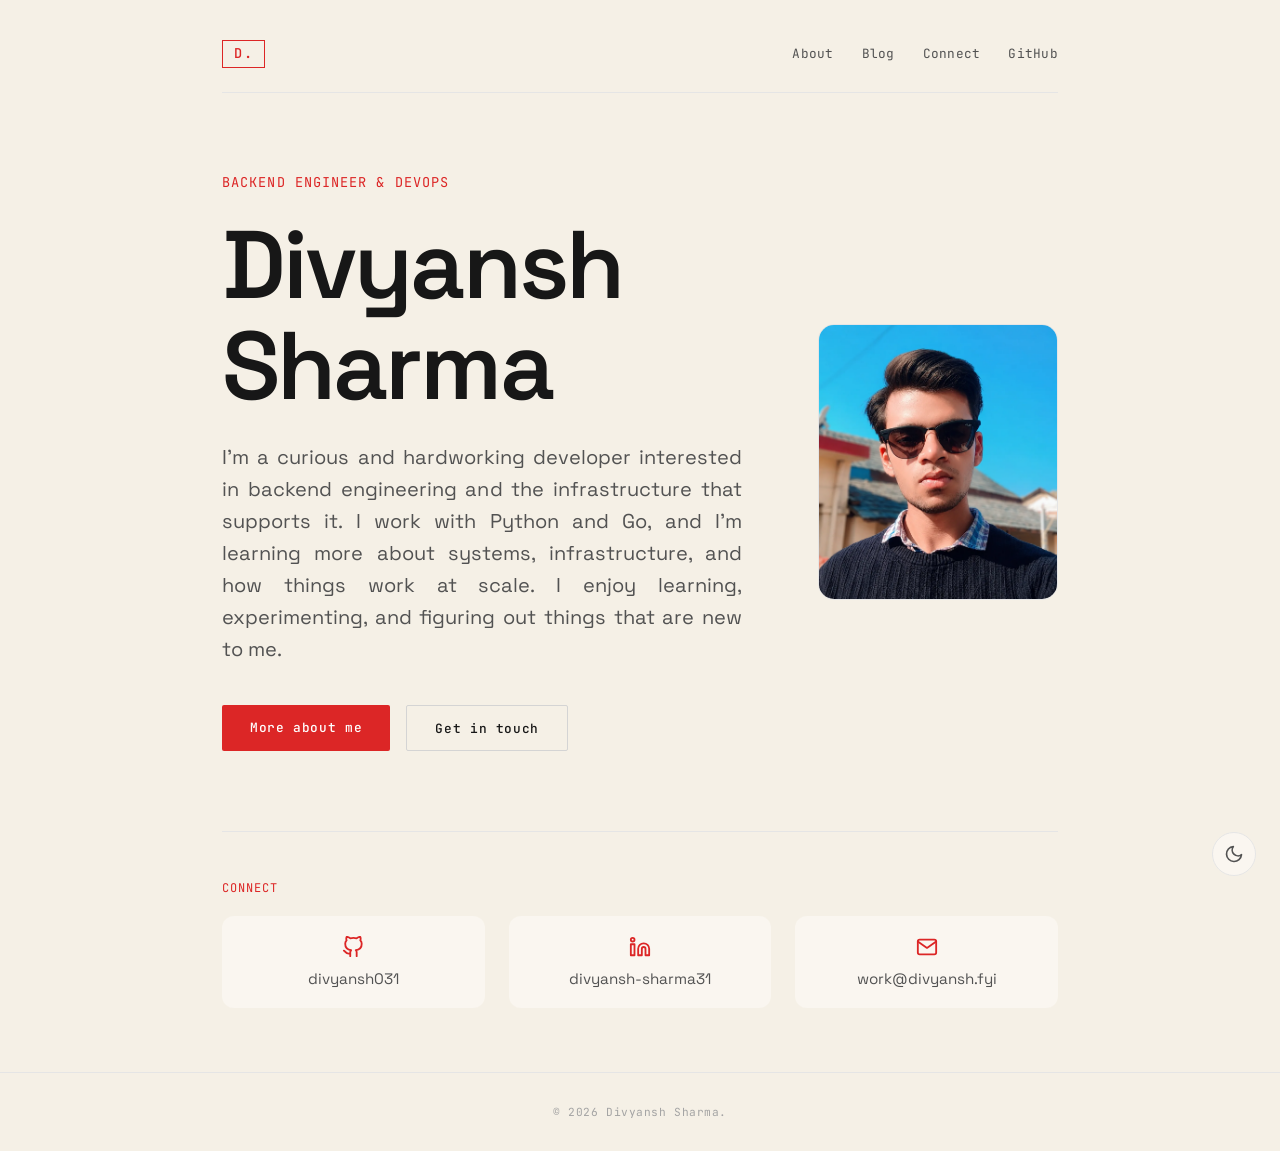
<file: index.html>
<!DOCTYPE html>
<html lang="en">
<head>
    <meta charset="UTF-8">
    <meta name="viewport" content="width=device-width, initial-scale=1.0">
    <title>Divyansh Sharma</title>
    <link rel="icon" type="image/png" href="favicon.png">
    <link rel="preconnect" href="https://fonts.googleapis.com">
    <link rel="preconnect" href="https://fonts.gstatic.com" crossorigin>
    <link href="https://fonts.googleapis.com/css2?family=Space+Grotesk:wght@300;400;500;600;700&family=JetBrains+Mono:wght@300;400;500&display=swap" rel="stylesheet">
    <link rel="stylesheet" href="style.css">
    <script>
    (function() {
        const h = document.documentElement;
        const s = localStorage.getItem('theme');
        const d = window.matchMedia('(prefers-color-scheme: dark)').matches;
        function apply(t) { h.setAttribute('data-theme', t); localStorage.setItem('theme', t); }
        s ? apply(s) : d ? apply('dark') : apply('light');
    })();
    </script>
</head>
<body>
    <div class="page-wrapper">
        <button class="theme-toggle" aria-label="Toggle theme">
            <svg class="theme-icon-sun" xmlns="http://www.w3.org/2000/svg" width="20" height="20" viewBox="0 0 24 24" fill="none" stroke="currentColor" stroke-width="2" stroke-linecap="round" stroke-linejoin="round"><circle cx="12" cy="12" r="5"></circle><line x1="12" y1="1" x2="12" y2="3"></line><line x1="12" y1="21" x2="12" y2="23"></line><line x1="4.22" y1="4.22" x2="5.64" y2="5.64"></line><line x1="18.36" y1="18.36" x2="19.78" y2="19.78"></line><line x1="1" y1="12" x2="3" y2="12"></line><line x1="21" y1="12" x2="23" y2="12"></line><line x1="4.22" y1="19.78" x2="5.64" y2="18.36"></line><line x1="18.36" y1="5.64" x2="19.78" y2="4.22"></line></svg>
            <svg class="theme-icon-moon" xmlns="http://www.w3.org/2000/svg" width="20" height="20" viewBox="0 0 24 24" fill="none" stroke="currentColor" stroke-width="2" stroke-linecap="round" stroke-linejoin="round"><path d="M21 12.79A9 9 0 1 1 11.21 3 7 7 0 0 0 21 12.79z"></path></svg>
        </button>

        <main class="container">
            <header class="site-header">
                <a href="/" class="logo-link">
                    <span class="logo">D.</span>
                </a>
                <nav class="header-nav">
                    <a href="/about-me/">About</a>
                    <a href="/blog/">Blog</a>
                    <a href="#connect">Connect</a>
                    <a href="https://github.com/divyansh031" target="_blank" rel="noopener">GitHub</a>
                </nav>
            </header>

            <section class="hero">
                <div class="hero-main">
                    <p class="hero-label">Backend Engineer & DevOps</p>
                    <h1 class="hero-name">Divyansh<br>Sharma</h1>
                    <p class="hero-desc">
                        I'm a curious and hardworking developer interested in backend engineering and the infrastructure that supports it. I work with Python and Go, and I'm learning more about systems, infrastructure, and how things work at scale. I enjoy learning, experimenting, and figuring out things that are new to me.
                    </p>
                    <div class="hero-cta">
                        <a href="/about-me/" class="btn-primary">More about me</a>
                        <a href="mailto:work@divyansh.fyi" class="btn-secondary">Get in touch</a>
                    </div>
                </div>
                <div class="photo-card">
                    <div class="photo-frame">
                        <img src="photo.webp" alt="Divyansh Sharma">
                    </div>
                </div>
            </section>

            <section class="connect" id="connect">
                <span class="section-label">Connect</span>
                <div class="connect-links">
                    <a href="https://github.com/divyansh031" target="_blank" rel="noopener">
                        <svg class="connect-icon" xmlns="http://www.w3.org/2000/svg" width="22" height="22" viewBox="0 0 24 24" fill="none" stroke="currentColor" stroke-width="2" stroke-linecap="round" stroke-linejoin="round"><path d="M9 19c-5 1.5-5-2.5-7-3m14 6v-3.87a3.37 3.37 0 0 0-.94-2.61c3.14-.35 6.44-1.54 6.44-7A5.44 5.44 0 0 0 20 4.77 5.07 5.07 0 0 0 19.91 1S18.73.65 16 2.48a13.38 13.38 0 0 0-7 0C6.27.65 5.09 1 5.09 1A5.07 5.07 0 0 0 5 4.77a5.44 5.44 0 0 0-1.5 3.78c0 5.42 3.3 6.61 6.44 7A3.37 3.37 0 0 0 9 18.13V22"></path></svg>
                        <span class="connect-handle">divyansh031</span>
                    </a>
                    <a href="https://linkedin.com/in/divyansh-sharma31" target="_blank" rel="noopener">
                        <svg class="connect-icon" xmlns="http://www.w3.org/2000/svg" width="22" height="22" viewBox="0 0 24 24" fill="none" stroke="currentColor" stroke-width="2" stroke-linecap="round" stroke-linejoin="round"><path d="M16 8a6 6 0 0 1 6 6v7h-4v-7a2 2 0 0 0-2-2 2 2 0 0 0-2 2v7h-4v-7a6 6 0 0 1 6-6z"></path><rect x="2" y="9" width="4" height="12"></rect><circle cx="4" cy="4" r="2"></circle></svg>
                        <span class="connect-handle">divyansh-sharma31</span>
                    </a>
                    <a href="mailto:work@divyansh.fyi">
                        <svg class="connect-icon" xmlns="http://www.w3.org/2000/svg" width="22" height="22" viewBox="0 0 24 24" fill="none" stroke="currentColor" stroke-width="2" stroke-linecap="round" stroke-linejoin="round"><path d="M4 4h16c1.1 0 2 .9 2 2v12c0 1.1-.9 2-2 2H4c-1.1 0-2-.9-2-2V6c0-1.1.9-2 2-2z"></path><polyline points="22,6 12,13 2,6"></polyline></svg>
                        <span class="connect-handle">work@divyansh.fyi</span>
                    </a>
                </div>
            </section>
        </main>

        <footer class="footer">
            <p>© 2026 Divyansh Sharma.</p>
        </footer>
    </div>

    <script>
    (function() {
        const h = document.documentElement;
        const b = document.querySelector('.theme-toggle');
        b.addEventListener('click', () => {
            const t = h.getAttribute('data-theme') === 'dark' ? 'light' : 'dark';
            h.setAttribute('data-theme', t);
            localStorage.setItem('theme', t);
        });
    })();
    </script>
</body>
</html>
</file>
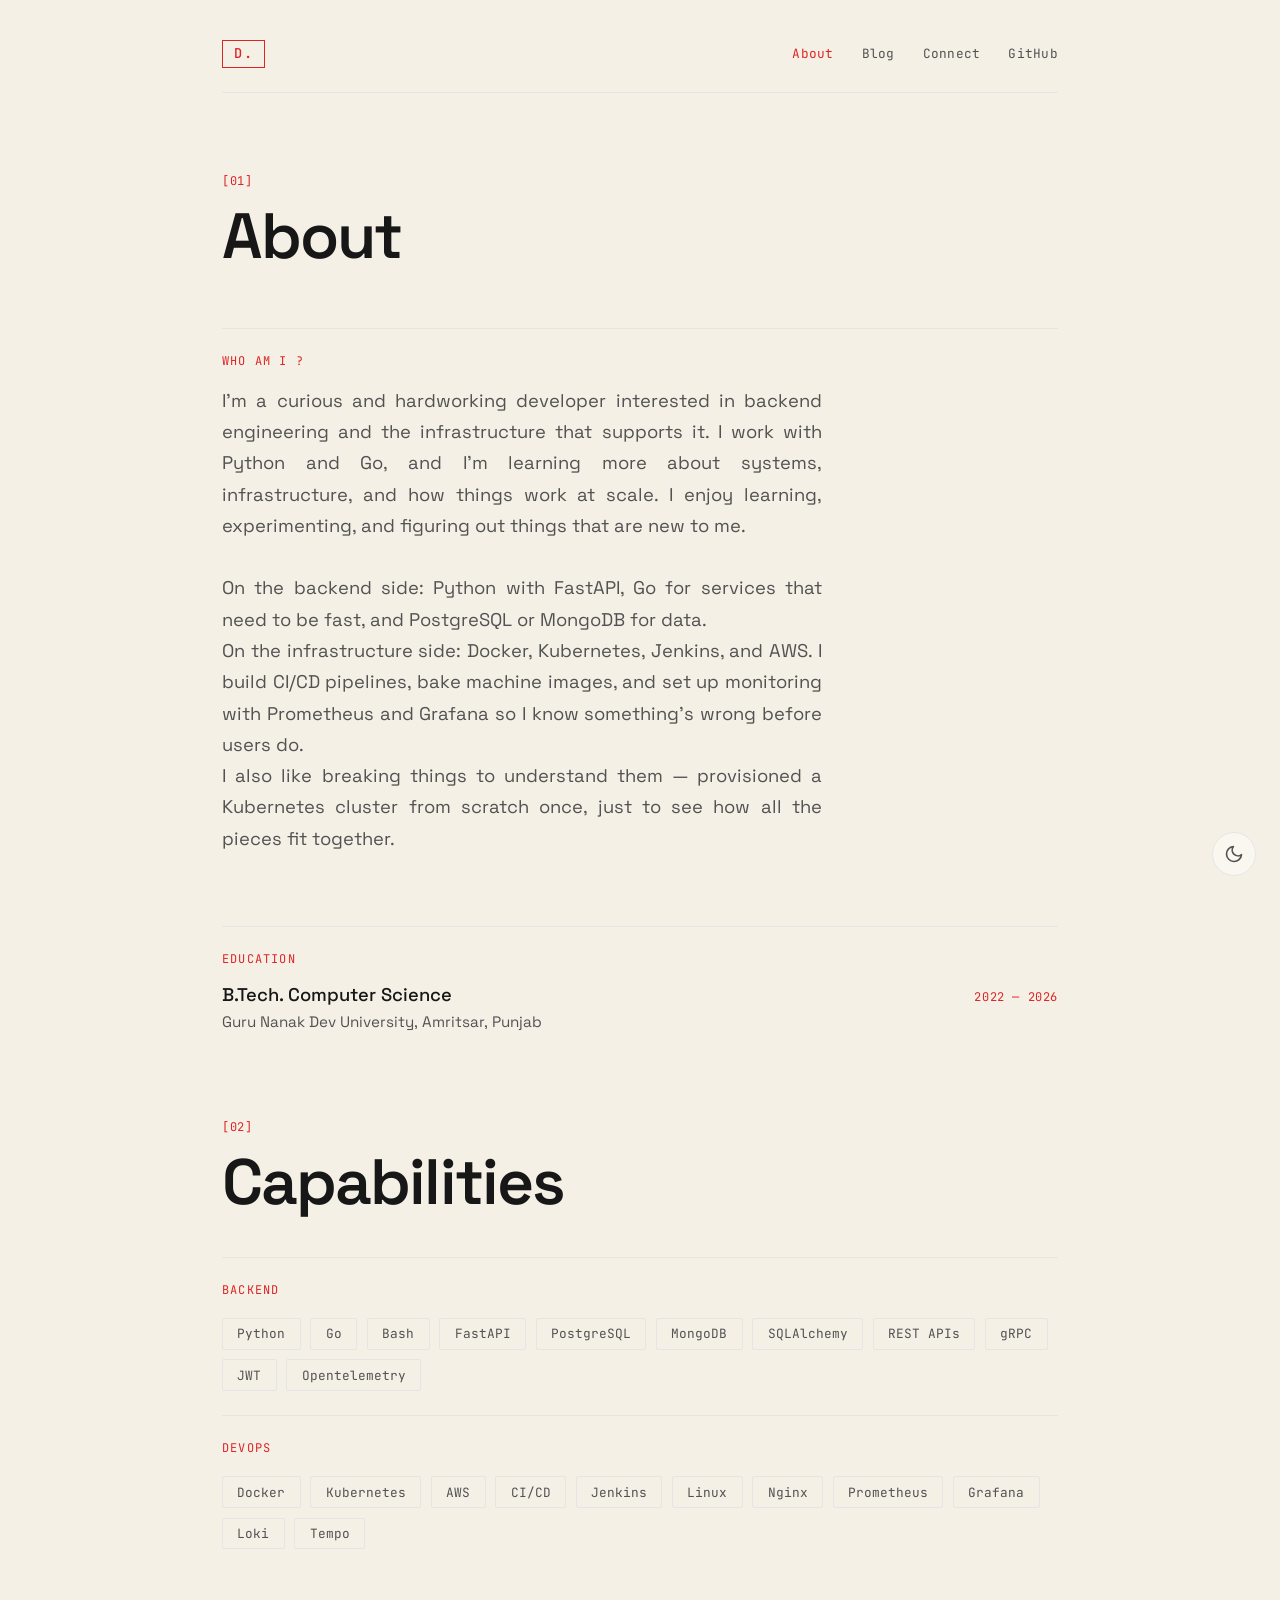
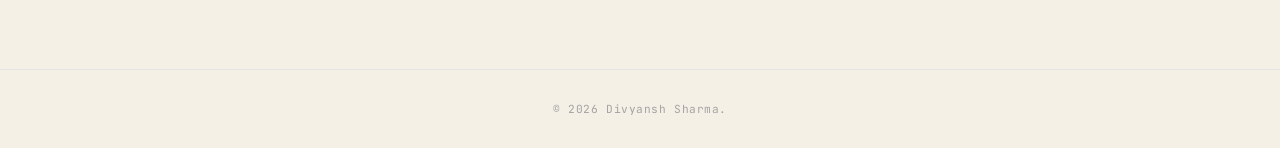
<file: about-me/index.html>
<!DOCTYPE html>
<html lang="en">
<head>
    <meta charset="UTF-8">
    <meta name="viewport" content="width=device-width, initial-scale=1.0">
    <title>About — Divyansh Sharma</title>
    <link rel="icon" type="image/png" href="../favicon.png">
    <link rel="preconnect" href="https://fonts.googleapis.com">
    <link rel="preconnect" href="https://fonts.gstatic.com" crossorigin>
    <link href="https://fonts.googleapis.com/css2?family=Space+Grotesk:wght@300;400;500;600;700&family=JetBrains+Mono:wght@300;400;500&display=swap" rel="stylesheet">
    <link rel="stylesheet" href="about-me.css">
    <script>
    (function() {
        const h = document.documentElement;
        const s = localStorage.getItem('theme');
        const d = window.matchMedia('(prefers-color-scheme: dark)').matches;
        function apply(t) { h.setAttribute('data-theme', t); localStorage.setItem('theme', t); }
        s ? apply(s) : d ? apply('dark') : apply('light');
    })();
    </script>
</head>
<body>
    <div class="page-wrapper">
        <button class="theme-toggle" aria-label="Toggle theme">
            <svg class="theme-icon-sun" xmlns="http://www.w3.org/2000/svg" width="20" height="20" viewBox="0 0 24 24" fill="none" stroke="currentColor" stroke-width="2" stroke-linecap="round" stroke-linejoin="round"><circle cx="12" cy="12" r="5"></circle><line x1="12" y1="1" x2="12" y2="3"></line><line x1="12" y1="21" x2="12" y2="23"></line><line x1="4.22" y1="4.22" x2="5.64" y2="5.64"></line><line x1="18.36" y1="18.36" x2="19.78" y2="19.78"></line><line x1="1" y1="12" x2="3" y2="12"></line><line x1="21" y1="12" x2="23" y2="12"></line><line x1="4.22" y1="19.78" x2="5.64" y2="18.36"></line><line x1="18.36" y1="5.64" x2="19.78" y2="4.22"></line></svg>
            <svg class="theme-icon-moon" xmlns="http://www.w3.org/2000/svg" width="20" height="20" viewBox="0 0 24 24" fill="none" stroke="currentColor" stroke-width="2" stroke-linecap="round" stroke-linejoin="round"><path d="M21 12.79A9 9 0 1 1 11.21 3 7 7 0 0 0 21 12.79z"></path></svg>
        </button>

        <main class="container">
            <header class="site-header">
                <a href="/" class="logo-link">
                    <span class="logo">D.</span>
                </a>
                <nav class="header-nav">
                    <a href="/about-me/" class="active">About</a>
                    <a href="/blog/">Blog</a>
                    <a href="/#connect">Connect</a>
                    <a href="https://github.com/divyansh031" target="_blank" rel="noopener">GitHub</a>
                </nav>
            </header>

            <section class="page-hero">
                <span class="section-num">[01]</span>
                <h1 class="page-title">About</h1>
            </section>

            <section class="about-grid">
                <div class="about-block">
                    <h2 class="block-title">Who am I ?</h2>
                    <p class="block-text">
                        I'm a curious and hardworking developer interested in backend engineering and the infrastructure that supports it. I work with Python and Go, and I'm learning more about systems, infrastructure, and how things work at scale. I enjoy learning, experimenting, and figuring out things that are new to me.<br><br>
                        On the backend side: Python with FastAPI, Go for services that need to be fast, and PostgreSQL or MongoDB for data.<br>
                        On the infrastructure side: Docker, Kubernetes, Jenkins, and AWS. I build CI/CD pipelines, bake machine images, and set up monitoring with Prometheus and Grafana so I know something's wrong before users do.<br>
                        I also like breaking things to understand them — provisioned a Kubernetes cluster from scratch once, just to see how all the pieces fit together.
                    </p>
                </div>

                <div class="about-block">
                    <h2 class="block-title">Education</h2>
                    <div class="edu-item">
                        <div class="edu-header-row">
                            <span class="edu-degree">B.Tech. Computer Science</span>
                            <span class="edu-year">2022 — 2026</span>
                        </div>
                        <p class="edu-school">Guru Nanak Dev University, Amritsar, Punjab</p>
                    </div>
                </div>
            </section>

            <section class="skills-section">
                <div class="skills-header">
                    <span class="section-num">[02]</span>
                    <h2 class="page-title">Capabilities</h2>
                </div>

                <div class="skill-group">
                    <h3 class="skill-cat">Backend</h3>
                    <div class="skill-list">
                        <span>Python</span>
                        <span>Go</span>
                        <span>Bash</span>
                        <span>FastAPI</span>
                        <span>PostgreSQL</span>
                        <span>MongoDB</span>
                        <span>SQLAlchemy</span>
                        <span>REST APIs</span>
                        <span>gRPC</span>
                        <span>JWT</span>
                        <span>Opentelemetry</span>
                    </div>
                </div>

                <div class="skill-group">
                    <h3 class="skill-cat">DevOps</h3>
                    <div class="skill-list">
                        <span>Docker</span>
                        <span>Kubernetes</span>
                        <span>AWS</span>
                        <span>CI/CD</span>
                        <span>Jenkins</span>
                        <span>Linux</span>
                        <span>Nginx</span>
                        <span>Prometheus</span>
                        <span>Grafana</span>
                        <span>Loki</span>
                        <span>Tempo</span>
                    </div>
                </div>
            </section>
        </main>

        <footer class="footer">
            <p>© 2026 Divyansh Sharma.</p>
        </footer>
    </div>

    <script>
    (function() {
        const h = document.documentElement;
        const b = document.querySelector('.theme-toggle');
        b.addEventListener('click', () => {
            const t = h.getAttribute('data-theme') === 'dark' ? 'light' : 'dark';
            h.setAttribute('data-theme', t);
            localStorage.setItem('theme', t);
        });
    })();
    </script>
</body>
</html>
</file>
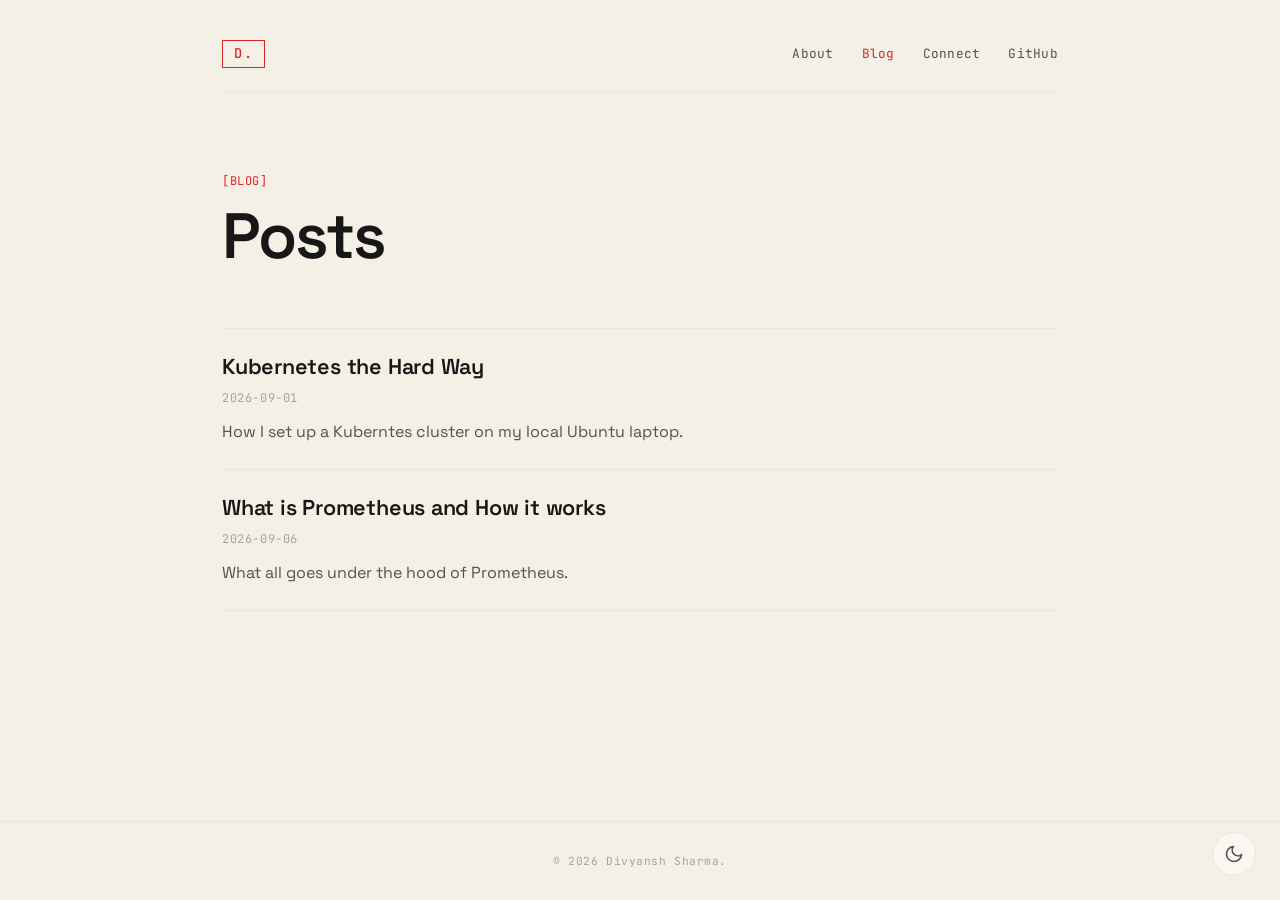
<file: blog/index.html>
<!DOCTYPE html>
<html lang="en">
<head>
    <meta charset="UTF-8">
    <meta name="viewport" content="width=device-width, initial-scale=1.0">
    <title>Blog — Divyansh Sharma</title>
    <link rel="icon" type="image/png" href="../favicon.png">
    <link rel="preconnect" href="https://fonts.googleapis.com">
    <link rel="preconnect" href="https://fonts.gstatic.com" crossorigin>
    <link href="https://fonts.googleapis.com/css2?family=Space+Grotesk:wght@300;400;500;600;700&family=JetBrains+Mono:wght@300;400;500&display=swap" rel="stylesheet">
    <link rel="stylesheet" href="blog.css">
    <script>
    (function() {
        const h = document.documentElement;
        const s = localStorage.getItem('theme');
        const d = window.matchMedia('(prefers-color-scheme: dark)').matches;
        function apply(t) { h.setAttribute('data-theme', t); localStorage.setItem('theme', t); }
        s ? apply(s) : d ? apply('dark') : apply('light');
    })();
    </script>
</head>
<body>
    <div class="page-wrapper">
        <button class="theme-toggle" aria-label="Toggle theme">
            <svg class="theme-icon-sun" xmlns="http://www.w3.org/2000/svg" width="20" height="20" viewBox="0 0 24 24" fill="none" stroke="currentColor" stroke-width="2" stroke-linecap="round" stroke-linejoin="round"><circle cx="12" cy="12" r="5"></circle><line x1="12" y1="1" x2="12" y2="3"></line><line x1="12" y1="21" x2="12" y2="23"></line><line x1="4.22" y1="4.22" x2="5.64" y2="5.64"></line><line x1="18.36" y1="18.36" x2="19.78" y2="19.78"></line><line x1="1" y1="12" x2="3" y2="12"></line><line x1="21" y1="12" x2="23" y2="12"></line><line x1="4.22" y1="19.78" x2="5.64" y2="18.36"></line><line x1="18.36" y1="5.64" x2="19.78" y2="4.22"></line></svg>
            <svg class="theme-icon-moon" xmlns="http://www.w3.org/2000/svg" width="20" height="20" viewBox="0 0 24 24" fill="none" stroke="currentColor" stroke-width="2" stroke-linecap="round" stroke-linejoin="round"><path d="M21 12.79A9 9 0 1 1 11.21 3 7 7 0 0 0 21 12.79z"></path></svg>
        </button>

        <main class="container">
            <header class="site-header">
                <a href="/" class="logo-link">
                    <span class="logo">D.</span>
                </a>
                <nav class="header-nav">
                    <a href="/about-me/">About</a>
                    <a href="/blog/" class="active">Blog</a>
                    <a href="/#connect">Connect</a>
                    <a href="https://github.com/divyansh031" target="_blank" rel="noopener">GitHub</a>
                </nav>
            </header>

            <section class="page-hero">
                <span class="section-num">[BLOG]</span>
                <h1 class="page-title">Posts</h1>
            </section>

            <section class="blog-list" id="blog-list">
                <p style="color: var(--text-muted);">Loading posts...</p>
            </section>
        </main>

        <footer class="footer">
            <p>© 2026 Divyansh Sharma.</p>
        </footer>
    </div>

    <script>
    (function() {
        const h = document.documentElement;
        const b = document.querySelector('.theme-toggle');
        b.addEventListener('click', () => {
            const t = h.getAttribute('data-theme') === 'dark' ? 'light' : 'dark';
            h.setAttribute('data-theme', t);
            localStorage.setItem('theme', t);
        });
    })();

    (async function() {
        try {
            const response = await fetch('posts.json');
            const posts = await response.json();
            const list = document.getElementById('blog-list');

            if (posts.length === 0) {
                list.innerHTML = '<p style="color: var(--text-muted);">No posts yet.</p>';
                return;
            }

            list.innerHTML = posts.map(post => `
                <article class="blog-post-item">
                    <a href="post.html?post=${post.slug}" class="post-title">${post.title}</a>
                    <span class="post-meta">${post.date}</span>
                    ${post.excerpt ? `<p class="post-excerpt">${post.excerpt}</p>` : ''}
                </article>
            `).join('');

        } catch (err) {
            document.getElementById('blog-list').innerHTML = `
                <p style="color: var(--text-muted);">Unable to load posts.</p>
            `;
        }
    })();
    </script>
</body>
</html>
</file>
<file: style.css>
*, *::before, *::after {
    margin: 0;
    padding: 0;
    box-sizing: border-box;
}

html {
    scroll-behavior: smooth;
}

img {
    max-width: 100%;
    height: auto;
    display: block;
}

.page-wrapper {
    --bg: #0a0a0a;
    --bg-elevated: #111111;
    --text: #f5f5f5;
    --text-muted: #a3a3a3;
    --text-faint: #525252;
    --accent: #facc15;
    --accent-hover: #fde047;
    --border: #262626;
    --border-hover: #404040;
    --btn-bg: #facc15;
    --btn-text: #0a0a0a;
    --btn-ghost-border: #525252;
    --btn-ghost-text: #f5f5f5;
    --font-display: "Space Grotesk", system-ui, sans-serif;
    --font-mono: "JetBrains Mono", monospace;

    min-height: 100vh;
    min-height: 100dvh;
    display: flex;
    flex-direction: column;
    background-color: var(--bg);
    color: var(--text);
    font-family: var(--font-display);
    -webkit-font-smoothing: antialiased;
    transition: background-color 0.3s ease, color 0.3s ease;
}

html[data-theme="dark"] .page-wrapper {
    --bg: #0a0a0a;
    --bg-elevated: #111111;
    --text: #f5f5f5;
    --text-muted: #a3a3a3;
    --text-faint: #525252;
    --accent: #facc15;
    --accent-hover: #fde047;
    --border: #262626;
    --border-hover: #404040;
    --btn-bg: #facc15;
    --btn-text: #0a0a0a;
    --btn-ghost-border: #525252;
    --btn-ghost-text: #f5f5f5;
}

@media (prefers-color-scheme: light) {
    .page-wrapper {
        --bg: #f5f0e6;
        --bg-elevated: #faf6f0;
        --text: #171717;
        --text-muted: #525252;
        --text-faint: #a3a3a3;
        --accent: #dc2626;
        --accent-hover: #b91c1c;
        --border: #e5e5e5;
        --border-hover: #d4d4d4;
        --btn-bg: #dc2626;
        --btn-text: #ffffff;
        --btn-ghost-border: #d4d4d4;
        --btn-ghost-text: #171717;
    }
}

html[data-theme="light"] .page-wrapper {
    --bg: #f5f0e6;
    --bg-elevated: #faf6f0;
    --text: #171717;
    --text-muted: #525252;
    --text-faint: #a3a3a3;
    --accent: #dc2626;
    --accent-hover: #b91c1c;
    --border: #e5e5e5;
    --border-hover: #d4d4d4;
    --btn-bg: #dc2626;
    --btn-text: #ffffff;
    --btn-ghost-border: #d4d4d4;
    --btn-ghost-text: #171717;
}

/* ─── THEME TOGGLE ─── */
.theme-toggle {
    position: fixed;
    bottom: 1.5rem;
    right: 1.5rem;
    z-index: 200;
    width: 44px;
    height: 44px;
    border-radius: 50%;
    border: 1px solid var(--border);
    background: var(--bg-elevated);
    cursor: pointer;
    display: flex;
    align-items: center;
    justify-content: center;
    transition: all 0.25s ease;
    color: var(--text-muted);
    font-size: 0.95rem;
}

.theme-toggle:hover {
    color: var(--accent);
    transform: scale(1.05);
}

.theme-toggle svg {
    position: absolute;
    transition: opacity 0.25s ease, transform 0.25s ease;
    pointer-events: none;
}

html[data-theme="dark"] .theme-icon-moon,
html[data-theme="light"] .theme-icon-sun {
    opacity: 0;
    transform: scale(0.8);
}

html[data-theme="dark"] .theme-icon-sun,
html[data-theme="light"] .theme-icon-moon {
    opacity: 1;
    transform: scale(1);
}

/* ─── CONTAINER ─── */
.container {
    flex: 1;
    max-width: 900px;
    width: 100%;
    margin: 0 auto;
    padding: 2.5rem 2rem 4rem;
    display: flex;
    flex-direction: column;
}

/* ─── HEADER ─── */
.site-header {
    display: flex;
    align-items: center;
    justify-content: space-between;
    margin-bottom: 5rem;
    padding-bottom: 1.5rem;
    border-bottom: 1px solid var(--border);
    flex-wrap: wrap;
    gap: 1rem;
}

.logo-link {
    text-decoration: none;
    display: inline-flex;
    align-items: center;
}

.logo {
    font-family: var(--font-mono);
    font-size: 0.85rem;
    font-weight: 500;
    letter-spacing: 0.1em;
    color: var(--accent);
    border: 1px solid var(--accent);
    padding: 0.4rem 0.7rem;
    display: inline-block;
    transition: all 0.25s ease;
    line-height: 1;
}

.logo-link:hover .logo {
    background: var(--accent);
    color: var(--bg);
}

.header-nav {
    display: flex;
    align-items: center;
    gap: 1.75rem;
    flex-wrap: wrap;
}

.header-nav a {
    font-family: var(--font-mono);
    font-size: 0.8rem;
    letter-spacing: 0.02em;
    color: var(--text-muted);
    text-decoration: none;
    transition: color 0.25s ease;
    line-height: 1;
}

.header-nav a:hover {
    color: var(--accent);
}

/* ─── HERO ─── */
.hero {
    display: flex;
    align-items: center;
    gap: 3.5rem;
    margin-bottom: 5rem;
}

.hero-main {
    flex: 1;
    min-width: 0;
    width: 100%;
}

.hero-label {
    font-family: var(--font-mono);
    font-size: clamp(0.7rem, 1.5vw, 0.85rem);
    color: var(--accent);
    letter-spacing: 0.08em;
    text-transform: uppercase;
    margin-bottom: 1.5rem;
}

.hero-name {
    font-size: clamp(2.5rem, 9vw, 6rem);
    font-weight: 600;
    line-height: 1.05;
    letter-spacing: -0.03em;
    margin-bottom: 1.5rem;
    color: var(--text);
    word-break: break-word;
}

.hero-desc {
    font-size: clamp(1rem, 2vw, 1.25rem);
    line-height: 1.6;
    color: var(--text-muted);
    max-width: 520px;
    margin-bottom: 2.5rem;
    text-align: justify;
    -webkit-hyphens: auto;
    -moz-hyphens: auto;
    hyphens: auto;
}

.hero-cta {
    display: flex;
    gap: 1rem;
    flex-wrap: wrap;
}

/* ─── PHOTO CARD ─── */
.photo-card {
    flex-shrink: 0;
    width: 240px;
    background: transparent;
    padding: 0;
    border-radius: 20px;
    transition: all 0.3s ease;
}

.photo-frame {
    border-radius: 16px;
    overflow: hidden;
    aspect-ratio: 1 / 1.15;
    background: var(--bg-elevated);
    border: 1px solid var(--border);
    transition: all 0.3s ease;
}

.photo-frame img {
    width: 100%;
    height: 100%;
    object-fit: cover;
}

.photo-card:hover {
    transform: translateY(-6px);
}

.photo-card:hover .photo-frame {
    border-color: var(--border-hover);
    box-shadow: 0 12px 40px rgba(0, 0, 0, 0.12);
}

.btn-primary {
    font-family: var(--font-mono);
    font-size: 0.8rem;
    font-weight: 500;
    letter-spacing: 0.05em;
    padding: 0.85rem 1.75rem;
    background: var(--btn-bg);
    color: var(--btn-text);
    text-decoration: none;
    border-radius: 2px;
    transition: all 0.25s ease;
}

.btn-primary:hover {
    opacity: 0.9;
    transform: translateY(-2px);
    box-shadow: 0 4px 20px rgba(250, 204, 21, 0.15);
}

html[data-theme="light"] .page-wrapper .btn-primary:hover {
    box-shadow: 0 4px 20px rgba(220, 38, 38, 0.15);
}

.btn-secondary {
    font-family: var(--font-mono);
    font-size: 0.8rem;
    font-weight: 500;
    letter-spacing: 0.05em;
    padding: 0.85rem 1.75rem;
    background: transparent;
    color: var(--btn-ghost-text);
    text-decoration: none;
    border: 1px solid var(--btn-ghost-border);
    border-radius: 2px;
    transition: all 0.25s ease;
}

.btn-secondary:hover {
    color: var(--accent);
    transform: translateY(-2px);
}

/* ─── CONNECT ─── */
.connect {
    padding-top: 3rem;
    border-top: 1px solid var(--border);
}

.section-label {
    font-family: var(--font-mono);
    font-size: 0.75rem;
    color: var(--accent);
    letter-spacing: 0.08em;
    text-transform: uppercase;
    display: block;
    margin-bottom: 1.25rem;
}

.connect-links {
    display: grid;
    grid-template-columns: repeat(3, 1fr);
    gap: 1.5rem;
}

.connect-links a {
    display: flex;
    flex-direction: column;
    align-items: center;
    gap: 0.4rem;
    padding: 1.25rem;
    background: var(--bg-elevated);
    border-radius: 12px;
    text-decoration: none;
    transition: all 0.25s ease;
}

.connect-links a:hover {
    transform: translateY(-2px);
    opacity: 0.9;
}

.connect-icon {
    color: var(--accent);
    margin-bottom: 0.25rem;
}

.connect-name {
    font-family: var(--font-mono);
    font-size: 0.75rem;
    color: var(--accent);
    letter-spacing: 0.05em;
    text-transform: uppercase;
}

.connect-handle {
    font-size: 0.95rem;
    color: var(--text-muted);
    transition: color 0.25s ease;
}

.connect-links a:hover .connect-handle {
    color: var(--text);
}

/* ─── FOOTER ─── */
.footer {
    text-align: center;
    padding: 2rem;
    border-top: 1px solid var(--border);
}

.footer p {
    font-family: var(--font-mono);
    font-size: 0.7rem;
    color: var(--text-faint);
    letter-spacing: 0.05em;
}

/* ─── RESPONSIVE ─── */
@media (max-width: 768px) {
    .hero {
        flex-direction: column;
        gap: 2.5rem;
        text-align: center;
    }

    .hero-main {
        display: flex;
        flex-direction: column;
        align-items: center;
    }

    .hero-desc {
        text-align: center;
        -webkit-hyphens: none;
        -moz-hyphens: none;
        hyphens: none;
    }

    .photo-card {
        order: -1;
        width: 200px;
    }

    .connect-links {
        grid-template-columns: 1fr;
    }

    .connect-links a {
        flex-direction: row;
        justify-content: flex-start;
        gap: 0.75rem;
    }

    .connect-icon {
        margin-bottom: 0;
    }
}

@media (max-width: 480px) {
    .site-header {
        margin-bottom: 4rem;
    }

    .header-nav {
        gap: 0.75rem;
    }

    .header-nav a {
        font-size: 0.7rem;
    }

    .hero-name {
        font-size: 2.25rem;
    }

    .photo-card {
        width: 160px;
    }

    .photo-frame {
        border-radius: 12px;
    }

    .btn-primary,
    .btn-secondary {
        padding: 0.75rem 1.25rem;
        font-size: 0.75rem;
    }

    .theme-toggle {
        bottom: 1rem;
        right: 1rem;
        width: 40px;
        height: 40px;
    }
}
</file>
<file: about-me/about-me.css>
*, *::before, *::after {
    margin: 0;
    padding: 0;
    box-sizing: border-box;
}

html {
    scroll-behavior: smooth;
}

img {
    max-width: 100%;
    height: auto;
    display: block;
}

.page-wrapper {
    --bg: #0a0a0a;
    --bg-elevated: #111111;
    --text: #f5f5f5;
    --text-muted: #a3a3a3;
    --text-faint: #525252;
    --accent: #facc15;
    --accent-hover: #fde047;
    --border: #262626;
    --border-hover: #404040;
    --font-display: "Space Grotesk", system-ui, sans-serif;
    --font-mono: "JetBrains Mono", monospace;

    min-height: 100vh;
    min-height: 100dvh;
    display: flex;
    flex-direction: column;
    background-color: var(--bg);
    color: var(--text);
    font-family: var(--font-display);
    -webkit-font-smoothing: antialiased;
    transition: background-color 0.3s ease, color 0.3s ease;
}

html[data-theme="dark"] .page-wrapper {
    --bg: #0a0a0a;
    --bg-elevated: #111111;
    --text: #f5f5f5;
    --text-muted: #a3a3a3;
    --text-faint: #525252;
    --accent: #facc15;
    --accent-hover: #fde047;
    --border: #262626;
    --border-hover: #404040;
}

@media (prefers-color-scheme: light) {
    .page-wrapper {
        --bg: #f5f0e6;
        --bg-elevated: #faf6f0;
        --text: #171717;
        --text-muted: #525252;
        --text-faint: #a3a3a3;
        --accent: #dc2626;
        --accent-hover: #b91c1c;
        --border: #e5e5e5;
        --border-hover: #d4d4d4;
    }
}

html[data-theme="light"] .page-wrapper {
    --bg: #f5f0e6;
    --bg-elevated: #faf6f0;
    --text: #171717;
    --text-muted: #525252;
    --text-faint: #a3a3a3;
    --accent: #dc2626;
    --accent-hover: #b91c1c;
    --border: #e5e5e5;
    --border-hover: #d4d4d4;
}

/* ─── THEME TOGGLE ─── */
.theme-toggle {
    position: fixed;
    bottom: 1.5rem;
    right: 1.5rem;
    z-index: 200;
    width: 44px;
    height: 44px;
    border-radius: 50%;
    border: 1px solid var(--border);
    background: var(--bg-elevated);
    cursor: pointer;
    display: flex;
    align-items: center;
    justify-content: center;
    transition: all 0.25s ease;
    color: var(--text-muted);
    font-size: 0.95rem;
}

.theme-toggle:hover {
    color: var(--accent);
    transform: scale(1.05);
}

.theme-toggle svg {
    position: absolute;
    transition: opacity 0.25s ease, transform 0.25s ease;
    pointer-events: none;
}

html[data-theme="dark"] .theme-icon-moon,
html[data-theme="light"] .theme-icon-sun {
    opacity: 0;
    transform: scale(0.8);
}

html[data-theme="dark"] .theme-icon-sun,
html[data-theme="light"] .theme-icon-moon {
    opacity: 1;
    transform: scale(1);
}

/* ─── CONTAINER ─── */
.container {
    flex: 1;
    max-width: 900px;
    width: 100%;
    margin: 0 auto;
    padding: 2.5rem 2rem 4rem;
    display: flex;
    flex-direction: column;
}

/* ─── HEADER ─── */
.site-header {
    display: flex;
    align-items: center;
    justify-content: space-between;
    margin-bottom: 5rem;
    padding-bottom: 1.5rem;
    border-bottom: 1px solid var(--border);
    flex-wrap: wrap;
    gap: 1rem;
}

.logo-link {
    text-decoration: none;
    display: inline-flex;
    align-items: center;
}

.logo {
    font-family: var(--font-mono);
    font-size: 0.85rem;
    font-weight: 500;
    letter-spacing: 0.1em;
    color: var(--accent);
    border: 1px solid var(--accent);
    padding: 0.4rem 0.7rem;
    display: inline-block;
    transition: all 0.25s ease;
    line-height: 1;
}

.logo-link:hover .logo {
    background: var(--accent);
    color: var(--bg);
}

.header-nav {
    display: flex;
    align-items: center;
    gap: 1.75rem;
    flex-wrap: wrap;
}

.header-nav a {
    font-family: var(--font-mono);
    font-size: 0.8rem;
    letter-spacing: 0.02em;
    color: var(--text-muted);
    text-decoration: none;
    transition: color 0.25s ease;
    line-height: 1;
}

.header-nav a:hover,
.header-nav a.active {
    color: var(--accent);
}

/* ─── PAGE HERO ─── */
.page-hero {
    margin-bottom: 3.5rem;
}

.section-num {
    font-family: var(--font-mono);
    font-size: 0.75rem;
    color: var(--accent);
    letter-spacing: 0.05em;
    display: block;
    margin-bottom: 0.75rem;
}

.page-title {
    font-size: clamp(2.5rem, 7vw, 4rem);
    font-weight: 600;
    letter-spacing: -0.03em;
    line-height: 1.1;
    color: var(--text);
    word-break: break-word;
}

/* ─── ABOUT GRID ─── */
.about-grid {
    display: grid;
    grid-template-columns: 1fr;
    gap: 3rem;
    margin-bottom: 4rem;
}

.about-block {
    padding: 1.5rem 0;
    border-top: 1px solid var(--border);
}

.block-title {
    font-family: var(--font-mono);
    font-size: 0.75rem;
    font-weight: 400;
    letter-spacing: 0.1em;
    text-transform: uppercase;
    color: var(--accent);
    margin-bottom: 1rem;
}

.block-text {
    font-size: clamp(1rem, 2vw, 1.15rem);
    line-height: 1.7;
    color: var(--text-muted);
    max-width: 600px;
    text-align: justify;
    -webkit-hyphens: auto;
    -moz-hyphens: auto;
    hyphens: auto;
}

/* ─── EDU ─── */
.edu-item {
    margin-top: 0.5rem;
}

.edu-header-row {
    display: flex;
    align-items: baseline;
    justify-content: space-between;
    flex-wrap: wrap;
    gap: 0.5rem;
    margin-bottom: 0.35rem;
}

.edu-degree {
    font-size: clamp(1rem, 2vw, 1.15rem);
    font-weight: 500;
    color: var(--text);
}

.edu-year {
    font-family: var(--font-mono);
    font-size: 0.75rem;
    color: var(--accent);
    letter-spacing: 0.05em;
}

.edu-school {
    font-size: 0.95rem;
    color: var(--text-muted);
}

/* ─── SKILLS ─── */
.skills-section {
    margin-bottom: 2rem;
}

.skills-header {
    margin-bottom: 2.5rem;
}

.skill-group {
    padding: 1.5rem 0;
    border-top: 1px solid var(--border);
}

.skill-cat {
    font-family: var(--font-mono);
    font-size: 0.75rem;
    font-weight: 400;
    letter-spacing: 0.1em;
    text-transform: uppercase;
    color: var(--accent);
    margin-bottom: 1.25rem;
}

.skill-list {
    display: flex;
    flex-wrap: wrap;
    gap: 0.6rem;
}

.skill-list span {
    font-family: var(--font-mono);
    font-size: 0.8rem;
    color: var(--text-muted);
    padding: 0.4rem 0.9rem;
    border: 1px solid var(--border);
    border-radius: 2px;
    transition: all 0.25s ease;
}

.skill-list span:hover {
    border-color: var(--accent);
    color: var(--accent);
    transform: translateY(-2px);
}

/* ─── FOOTER ─── */
.footer {
    text-align: center;
    padding: 2rem;
    border-top: 1px solid var(--border);
    margin-top: auto;
}

.footer p {
    font-family: var(--font-mono);
    font-size: 0.7rem;
    color: var(--text-faint);
    letter-spacing: 0.05em;
}

/* ─── RESPONSIVE ─── */
@media (max-width: 640px) {
    .container {
        padding: 1.5rem 1.25rem 3rem;
    }

    .site-header {
        margin-bottom: 3rem;
        padding-bottom: 1rem;
    }

    .header-nav {
        gap: 1rem;
    }

    .header-nav a {
        font-size: 0.75rem;
    }

    .page-hero {
        margin-bottom: 2.5rem;
    }

    .about-grid {
        gap: 2rem;
        margin-bottom: 3rem;
    }

    .block-text {
        text-align: left;
        -webkit-hyphens: none;
        -moz-hyphens: none;
        hyphens: none;
    }

    .edu-header-row {
        flex-direction: column;
        gap: 0.25rem;
    }

    .skill-list span {
        font-size: 0.75rem;
        padding: 0.35rem 0.7rem;
    }
}

@media (max-width: 480px) {
    .header-nav {
        gap: 0.75rem;
    }

    .header-nav a {
        font-size: 0.7rem;
    }

    .page-title {
        font-size: 2rem;
    }

    .theme-toggle {
        bottom: 1rem;
        right: 1rem;
        width: 40px;
        height: 40px;
    }
}
</file>
<file: blog/blog.css>
*, *::before, *::after {
    margin: 0;
    padding: 0;
    box-sizing: border-box;
}

html {
    scroll-behavior: smooth;
    overflow-x: hidden;
    width: 100%;
    max-width: 100%;
    background-color: #0a0a0a;
}

body {
    overflow-x: hidden;
    width: 100%;
    max-width: 100%;
    background-color: #0a0a0a;
    position: relative;
}

html[data-theme="light"],
html[data-theme="light"] body {
    background-color: #f5f0e6;
}

@media (prefers-color-scheme: light) {
    html:not([data-theme="dark"]),
    html:not([data-theme="dark"]) body {
        background-color: #f5f0e6;
    }
}


img {
    max-width: 100%;
    height: auto;
    display: block;
}

.page-wrapper {
    --bg: #0a0a0a;
    --bg-elevated: #111111;
    --text: #f5f5f5;
    --text-muted: #a3a3a3;
    --text-faint: #525252;
    --accent: #facc15;
    --accent-hover: #fde047;
    --border: #262626;
    --border-hover: #404040;
    --font-display: "Space Grotesk", system-ui, sans-serif;
    --font-mono: "JetBrains Mono", monospace;

    min-height: 100vh;
    min-height: 100dvh;
    width: 100%;
    max-width: 100%;
    display: flex;
    flex-direction: column;
    background-color: var(--bg);
    color: var(--text);
    font-family: var(--font-display);
    -webkit-font-smoothing: antialiased;
    transition: background-color 0.3s ease, color 0.3s ease;
    overflow-x: hidden;
    position: relative;
}


html[data-theme="dark"] .page-wrapper {
    --bg: #0a0a0a;
    --bg-elevated: #111111;
    --text: #f5f5f5;
    --text-muted: #a3a3a3;
    --text-faint: #525252;
    --accent: #facc15;
    --accent-hover: #fde047;
    --border: #262626;
    --border-hover: #404040;
}

@media (prefers-color-scheme: light) {
    .page-wrapper {
        --bg: #f5f0e6;
        --bg-elevated: #faf6f0;
        --text: #171717;
        --text-muted: #525252;
        --text-faint: #a3a3a3;
        --accent: #dc2626;
        --accent-hover: #b91c1c;
        --border: #e5e5e5;
        --border-hover: #d4d4d4;
    }
}

html[data-theme="light"] .page-wrapper {
    --bg: #f5f0e6;
    --bg-elevated: #faf6f0;
    --text: #171717;
    --text-muted: #525252;
    --text-faint: #a3a3a3;
    --accent: #dc2626;
    --accent-hover: #b91c1c;
    --border: #e5e5e5;
    --border-hover: #d4d4d4;
}

/* ─── THEME TOGGLE ─── */
.theme-toggle {
    position: fixed;
    bottom: 1.5rem;
    right: 1.5rem;
    z-index: 200;
    width: 44px;
    height: 44px;
    border-radius: 50%;
    border: 1px solid var(--border);
    background: var(--bg-elevated);
    cursor: pointer;
    display: flex;
    align-items: center;
    justify-content: center;
    transition: all 0.25s ease;
    color: var(--text-muted);
    font-size: 0.95rem;
}

.theme-toggle:hover {
    color: var(--accent);
    transform: scale(1.05);
}

.theme-toggle svg {
    position: absolute;
    transition: opacity 0.25s ease, transform 0.25s ease;
    pointer-events: none;
}

html[data-theme="dark"] .theme-icon-moon,
html[data-theme="light"] .theme-icon-sun {
    opacity: 0;
    transform: scale(0.8);
}

html[data-theme="dark"] .theme-icon-sun,
html[data-theme="light"] .theme-icon-moon {
    opacity: 1;
    transform: scale(1);
}

/* ─── CONTAINER ─── */
.container {
    flex: 1;
    width: 100%;
    max-width: min(900px, 100%);
    margin: 0 auto;
    padding: 2.5rem 2rem 4rem;
    display: flex;
    flex-direction: column;
    min-width: 0;
    overflow-x: hidden;
}



/* ─── HEADER ─── */
.site-header {
    display: flex;
    align-items: center;
    justify-content: space-between;
    margin-bottom: 5rem;
    padding-bottom: 1.5rem;
    border-bottom: 1px solid var(--border);
    flex-wrap: wrap;
    gap: 1rem;
    min-width: 0;
}

.logo-link {
    text-decoration: none;
    display: inline-flex;
    align-items: center;
}

.logo {
    font-family: var(--font-mono);
    font-size: 0.85rem;
    font-weight: 500;
    letter-spacing: 0.1em;
    color: var(--accent);
    border: 1px solid var(--accent);
    padding: 0.4rem 0.7rem;
    display: inline-block;
    transition: all 0.25s ease;
    line-height: 1;
}

.logo-link:hover .logo {
    background: var(--accent);
    color: var(--bg);
}

.header-nav {
    display: flex;
    align-items: center;
    gap: 1.75rem;
    flex-wrap: wrap;
}

.header-nav a {
    font-family: var(--font-mono);
    font-size: 0.8rem;
    letter-spacing: 0.02em;
    color: var(--text-muted);
    text-decoration: none;
    transition: color 0.25s ease;
    line-height: 1;
}

.header-nav a:hover,
.header-nav a.active {
    color: var(--accent);
}

/* ─── POST PAGE: tighten header gap ─── */
.post-page .site-header {
    margin-bottom: 1rem;
}

.back-link {
    font-family: var(--font-mono);
    font-size: 0.8rem;
    color: var(--text-muted);
    text-decoration: none;
    display: inline-block;
    margin-bottom: 1.5rem;
    transition: color 0.25s ease;
}

.back-link:hover {
    color: var(--accent);
}

/* ─── PAGE HERO ─── */
.page-hero {
    margin-bottom: 3.5rem;
}

.post-hero {
    margin-bottom: 2.5rem;
}

.section-num {
    font-family: var(--font-mono);
    font-size: 0.75rem;
    color: var(--accent);
    letter-spacing: 0.05em;
    display: block;
    margin-bottom: 0.75rem;
}

.page-title {
    font-size: clamp(2.5rem, 7vw, 4rem);
    font-weight: 600;
    letter-spacing: -0.03em;
    line-height: 1.1;
    color: var(--text);
    word-break: break-word;
}

/* ─── BLOG LIST ─── */
.blog-list {
    display: flex;
    flex-direction: column;
    gap: 0;
}

.blog-post-item {
    padding: 1.5rem 0;
    border-top: 1px solid var(--border);
    transition: all 0.25s ease;
}

.blog-post-item:last-child {
    border-bottom: 1px solid var(--border);
}

.post-title {
    font-size: clamp(1.1rem, 2.5vw, 1.35rem);
    font-weight: 600;
    color: var(--text);
    text-decoration: none;
    display: block;
    margin-bottom: 0.4rem;
    transition: color 0.25s ease;
    letter-spacing: -0.01em;
    word-break: break-word;
}

.post-title:hover {
    color: var(--accent);
}

.post-meta {
    font-family: var(--font-mono);
    font-size: 0.75rem;
    color: var(--text-faint);
    letter-spacing: 0.05em;
}

.post-excerpt {
    font-size: 1rem;
    line-height: 1.6;
    color: var(--text-muted);
    margin-top: 0.75rem;
    word-break: break-word;
}

/* ─── POST CONTENT (MARKDOWN) ─── */
.post-content {
    max-width: 100%;
    min-width: 0;
    overflow-wrap: break-word;
    word-break: break-word;
}

.post-content h1 {
    font-size: clamp(1.8rem, 5vw, 2.5rem);
    font-weight: 600;
    color: var(--text);
    margin-bottom: 1.5rem;
    letter-spacing: -0.02em;
    line-height: 1.2;
    word-break: break-word;
}

.post-content h2 {
    font-size: clamp(1.3rem, 3vw, 1.6rem);
    font-weight: 600;
    color: var(--text);
    margin-top: 2.5rem;
    margin-bottom: 1rem;
    letter-spacing: -0.01em;
    padding-bottom: 0.5rem;
    border-bottom: 1px solid var(--border);
    line-height: 1.3;
    word-break: break-word;
}

.post-content h3 {
    font-size: 1.15rem;
    font-weight: 600;
    color: var(--text);
    margin-top: 2rem;
    margin-bottom: 0.75rem;
    line-height: 1.3;
    word-break: break-word;
}

.post-content p {
    font-size: 1.05rem;
    line-height: 1.75;
    color: var(--text-muted);
    margin-bottom: 1.25rem;
}

.post-content a {
    color: var(--accent);
    text-decoration: underline;
    text-underline-offset: 3px;
    transition: opacity 0.2s ease;
    word-break: break-word;
}

.post-content a:hover {
    opacity: 0.8;
}

.post-content ul,
.post-content ol {
    margin-bottom: 1.25rem;
    padding-left: 1.5rem;
}

.post-content li {
    font-size: 1.05rem;
    line-height: 1.75;
    color: var(--text-muted);
    margin-bottom: 0.5rem;
}

.post-content code {
    font-family: var(--font-mono);
    font-size: 0.85rem;
    background: var(--bg-elevated);
    padding: 0.2rem 0.4rem;
    border-radius: 4px;
    color: var(--accent);
    word-break: break-word;
}

.post-content pre {
    background: var(--bg-elevated);
    border: 1px solid var(--border);
    border-radius: 8px;
    padding: 1.25rem;
    overflow-x: auto;
    max-width: 100%;
    margin-bottom: 1.5rem;
    -webkit-overflow-scrolling: touch;
}

.post-content pre code {
    background: transparent;
    padding: 0;
    color: var(--text-muted);
    font-size: 0.8rem;
    line-height: 1.6;
    word-break: normal;
    white-space: pre;
}

.post-content img {
    border-radius: 12px;
    margin: 1.5rem 0;
    border: 1px solid var(--border);
    width: 100%;
    max-width: 100%;
}

.post-content blockquote {
    border-left: 3px solid var(--accent);
    padding-left: 1.25rem;
    margin: 1.5rem 0;
    color: var(--text-muted);
    font-style: italic;
}

.post-content hr {
    border: none;
    border-top: 1px solid var(--border);
    margin: 2.5rem 0;
}

.post-content table {
    display: block;
    width: 100%;
    max-width: 100%;
    overflow-x: auto;
    border-collapse: collapse;
    margin-bottom: 1.5rem;
    font-size: 0.95rem;
    -webkit-overflow-scrolling: touch;
}

.post-content th,
.post-content td {
    padding: 0.75rem;
    border: 1px solid var(--border);
    text-align: left;
    white-space: nowrap;
}

.post-content th {
    background: var(--bg-elevated);
    font-weight: 600;
    color: var(--text);
}

.post-content strong {
    color: var(--text);
    font-weight: 600;
}

/* ─── FOOTER ─── */
.footer {
    text-align: center;
    padding: 2rem;
    border-top: 1px solid var(--border);
    margin-top: auto;
}

.footer p {
    font-family: var(--font-mono);
    font-size: 0.7rem;
    color: var(--text-faint);
    letter-spacing: 0.05em;
}

/* ─── RESPONSIVE ─── */
@media (max-width: 640px) {
    .container {
        padding: 1.5rem 1.25rem 3rem;
    }

    .site-header {
        margin-bottom: 3rem;
        padding-bottom: 1rem;
    }

    .header-nav {
        gap: 1rem;
    }

    .header-nav a {
        font-size: 0.75rem;
    }

    .page-hero {
        margin-bottom: 2.5rem;
    }

    .post-content p,
    .post-content li {
        font-size: 1rem;
        line-height: 1.7;
    }

    .post-content pre {
        padding: 1rem;
    }

    .post-content pre code {
        font-size: 0.75rem;
    }
}

@media (max-width: 480px) {
    .header-nav {
        gap: 0.75rem;
    }

    .header-nav a {
        font-size: 0.7rem;
    }

    .page-title {
        font-size: 2rem;
    }

    .post-content img {
        border-radius: 8px;
    }

    .theme-toggle {
        bottom: 1rem;
        right: 1rem;
        width: 40px;
        height: 40px;
    }
}
</file>
